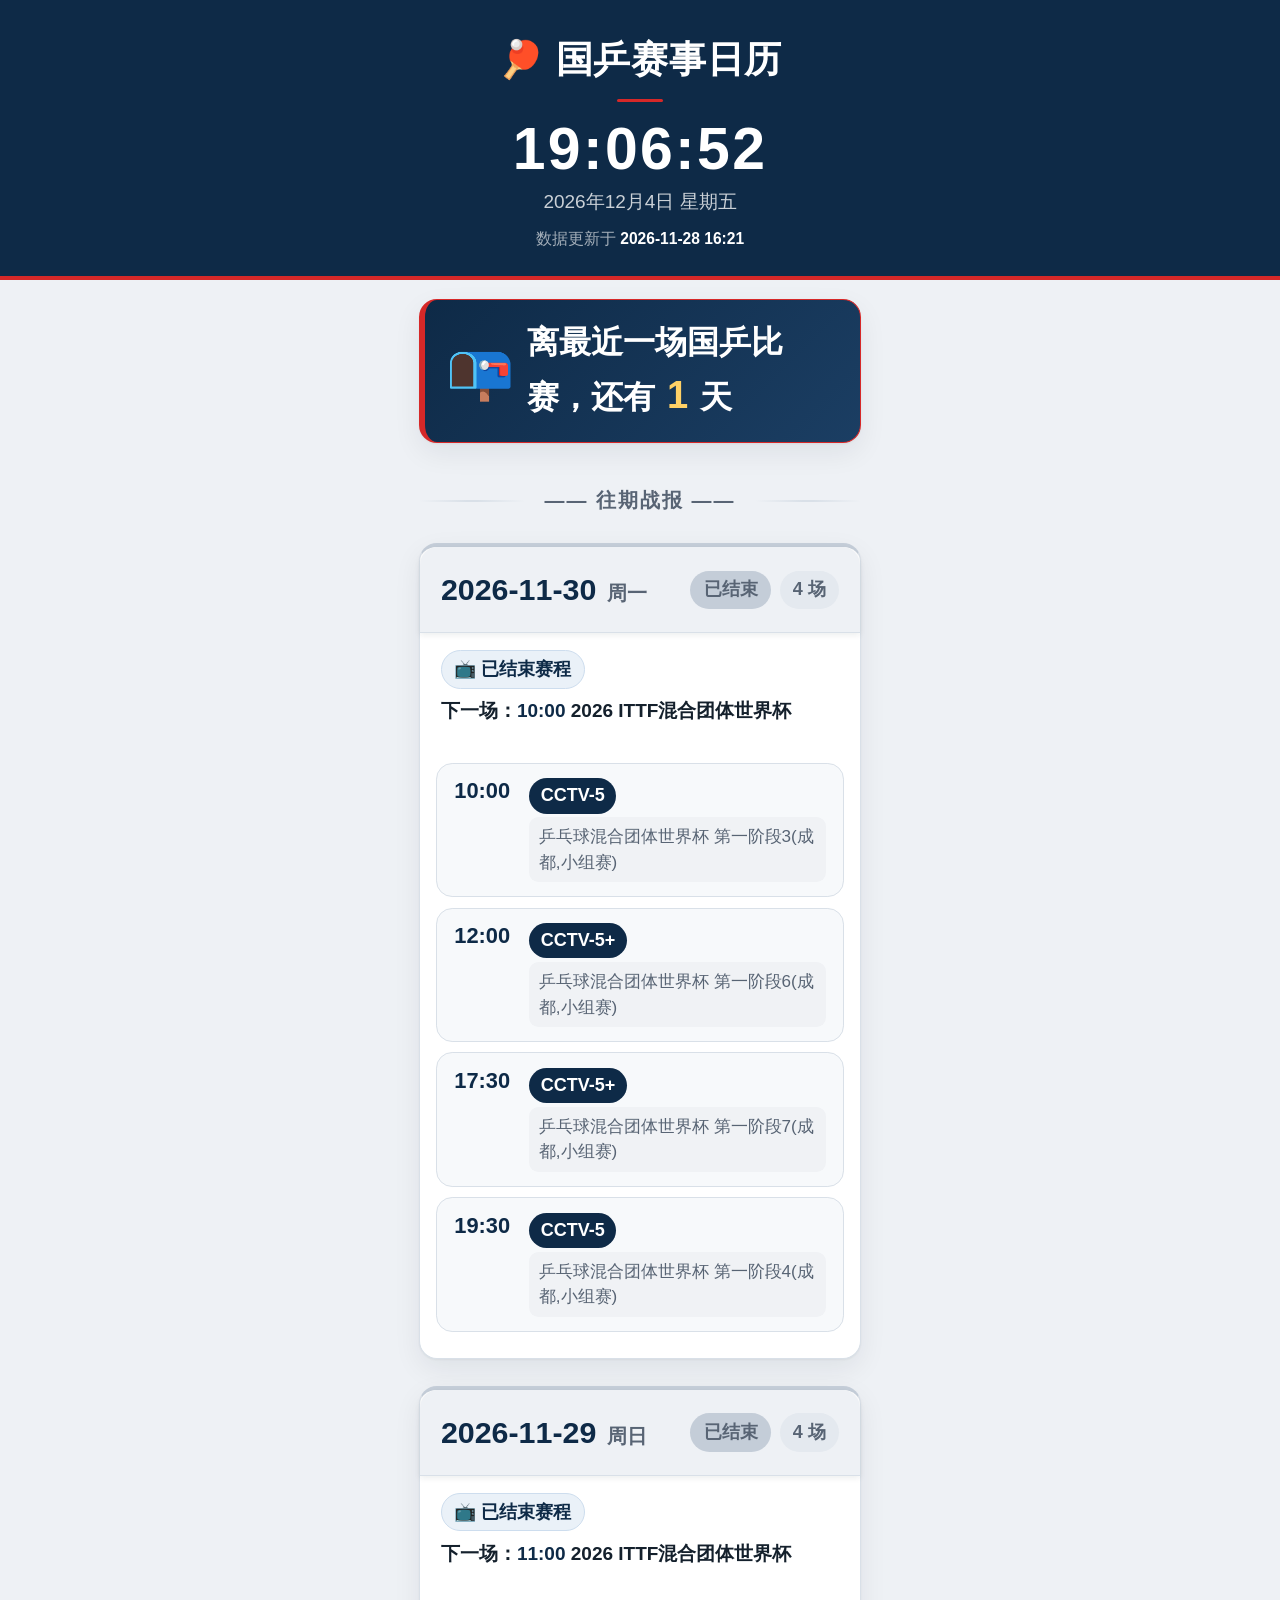
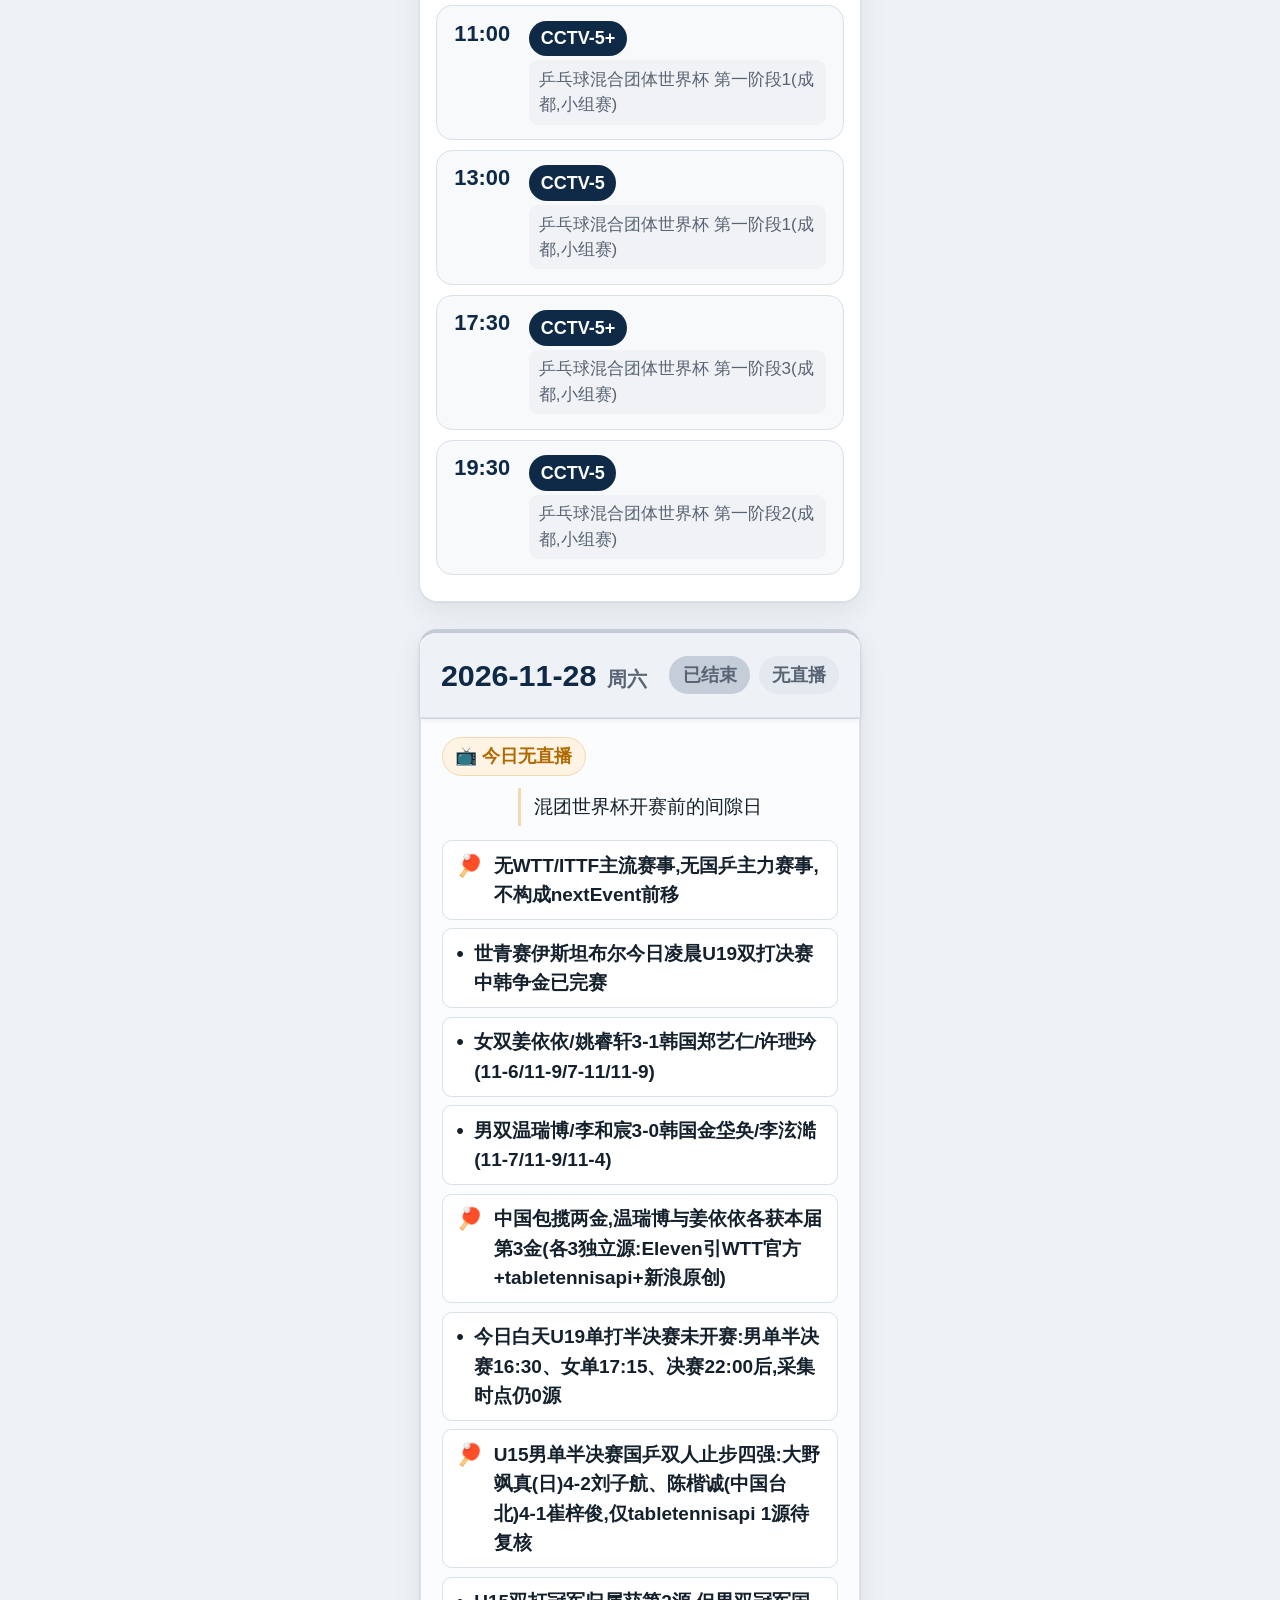
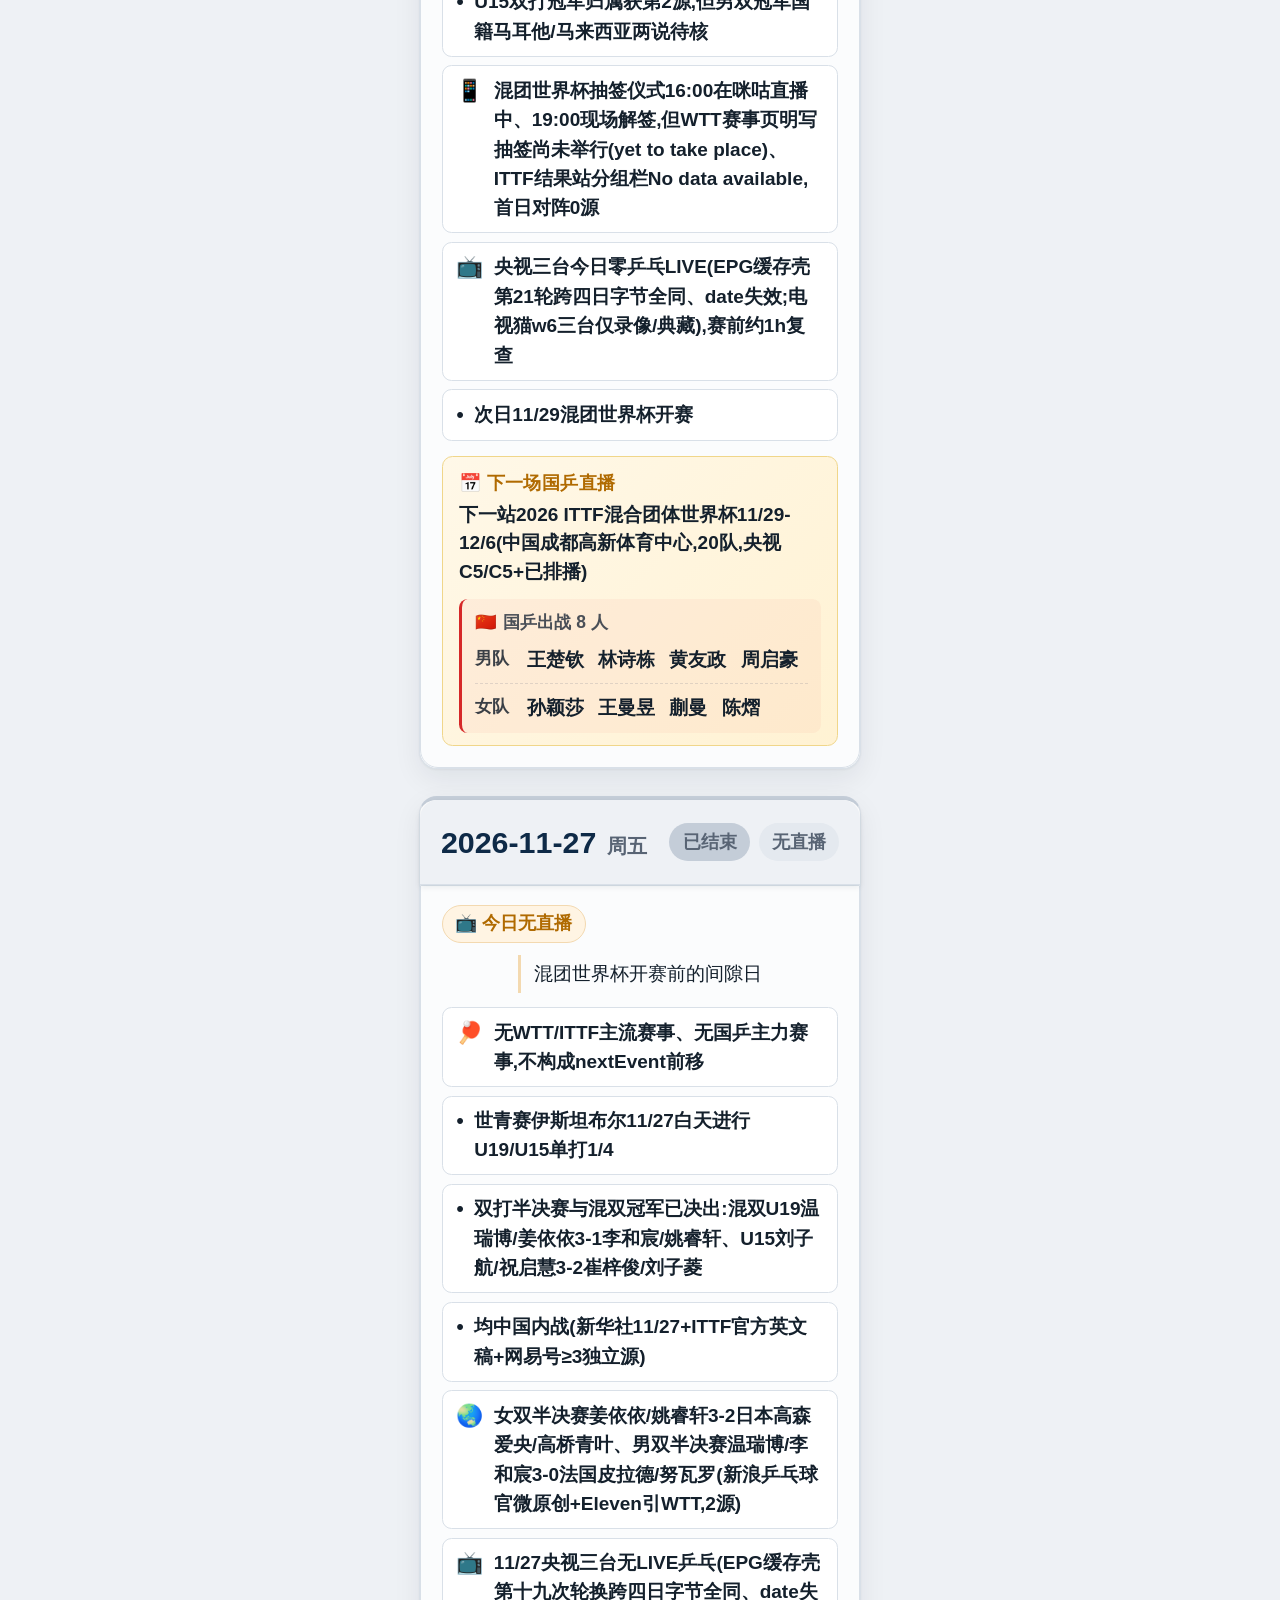
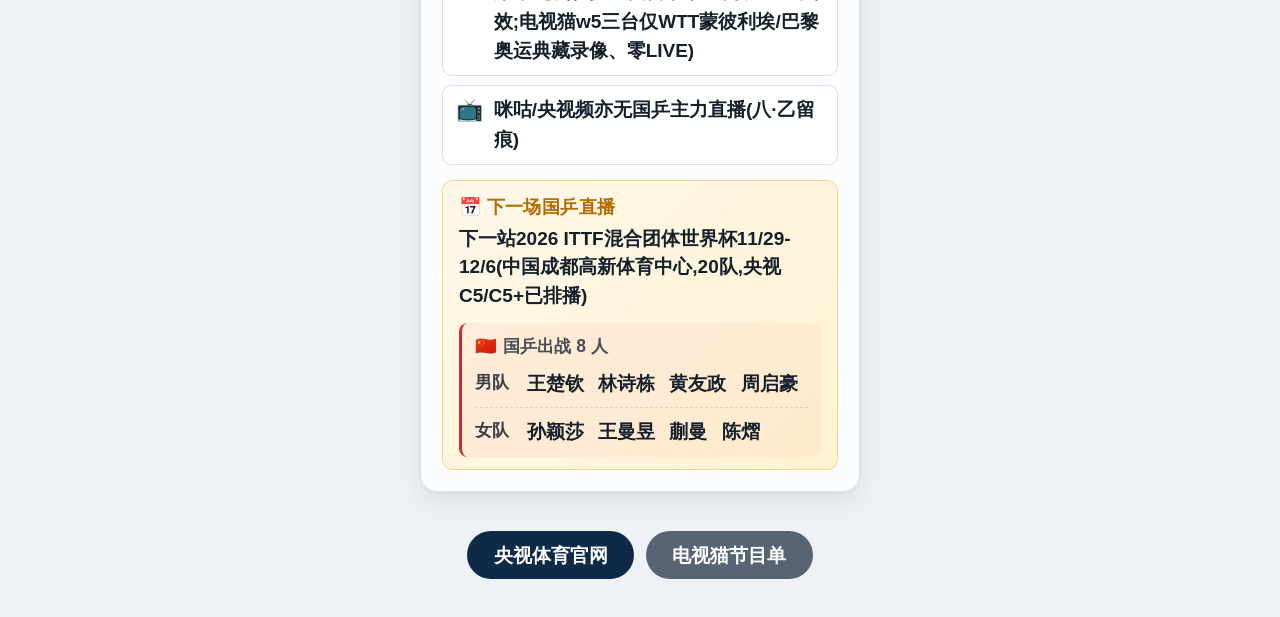
<file: index.html>
<!DOCTYPE html>
<html lang="zh-CN">
<head>
  <meta charset="UTF-8">
  <meta name="viewport" content="width=device-width, initial-scale=1.0, viewport-fit=cover">
  <title>国乒赛事日历 · 每日更新</title>
  <meta name="description" content="央视直播的国乒乒乓球比赛时间表,每日自动更新,大字大按钮,老年朋友也能看清。">
  <meta http-equiv="Cache-Control" content="no-cache, no-store, must-revalidate">
  <meta http-equiv="Pragma" content="no-cache">
  <meta http-equiv="Expires" content="0">
  <link rel="stylesheet" href="style.css">
</head>
<body>
  <header class="top">
    <div class="top__brand">🏓 国乒赛事日历</div>
    <div class="top__clock" id="clock">--:--:--</div>
    <div class="top__dated" id="clockDate">…</div>
    <div class="top__updated">数据更新于 <strong id="updatedAt">…</strong></div>
  </header>

  <div class="wrap">
    <!-- 静态骨架屏:仅在「无本地缓存且网络未回」时可见(app.js 下载前即首屏绘制)。
         对齐真实 .day/.match 尺寸防 CLS 跳动;缓存命中或网络返回后被真实内容整体替换。
         Q4/B-05 拍板:今日赛程排在存活面板之前 —— 首屏优先给「今天几点、哪个台」。 -->
    <div id="days">
      <div class="skeleton" aria-busy="true" aria-live="polite">
        <div class="skeleton__banner sk-bar"></div>
        <div class="skeleton__day">
          <div class="skeleton__head">
            <div class="sk-chip"></div>
            <div class="sk-chip sk-chip--sm"></div>
          </div>
          <div class="skeleton__match">
            <div class="sk-line sk-line--title"></div>
            <div class="sk-line"></div>
            <div class="sk-line sk-line--short"></div>
          </div>
          <div class="skeleton__match">
            <div class="sk-line sk-line--title"></div>
            <div class="sk-line"></div>
          </div>
        </div>
        <div class="skeleton__day">
          <div class="skeleton__head">
            <div class="sk-chip"></div>
          </div>
          <div class="skeleton__match">
            <div class="sk-line sk-line--title"></div>
            <div class="sk-line"></div>
            <div class="sk-line sk-line--short"></div>
          </div>
        </div>
        <div class="skeleton__loader" role="status" aria-label="正在加载">
          <div class="loader__spinner" aria-hidden="true"></div>
          <div class="loader__text">正在加载国乒赛程…</div>
        </div>
        <div class="skeleton__slow">加载较慢，请稍候… 若长时间无响应，可刷新页面重试。</div>
      </div>
    </div>
    <!-- 国乒参赛人员存活现状:Q4/B-05 拍板移出首屏,改放「今日赛程」之后。
         首屏优先给外婆看「今天几点、哪个台」;无赛事赛程时整体隐藏。 -->
    <div id="survival" class="survival" hidden></div>
    <footer>
      <div class="links">
        <a href="https://sports.cctv.com/" target="_blank" rel="noopener">央视体育官网</a>
        <a href="https://www.tvmao.com/" target="_blank" rel="noopener" class="secondary">电视猫节目单</a>
      </div>
    </footer>
  </div>

  <script src="app.js"></script>
</body>
</html>
</file>
<file: style.css>
/* ============ 国乒赛事日历 · 移动端重设计 ============ */
    /* 设计语言:体育转播编辑风 —— 深海蓝主色 + 中国红强调,高对比、大字号、零动效(适老化) */

    :root {
      --page:      #eef1f5;   /* 页面底色:冷调浅灰蓝 */
      --card:      #ffffff;   /* 卡片底色 */
      --ink:       #14202c;   /* 主文字:近黑,高对比 */
      --ink-2:     #586474;   /* 次级文字 */
      --navy:      #0e2a47;   /* 主色:深海蓝 */
      --navy-2:    #1b3e63;   /* 主色 hover/分层 */
      --red:       #d62828;   /* 强调:中国红(今日/高风险) */
      --red-soft:  #fdecec;
      --green:     #0a7a3a;   /* 已结束比分 */
      --green-soft:#e7f6ed;
      --amber:     #9a5a00;   /* 风险提示文字 */
      --amber-soft:#fdf3e2;
      --line:      #d9e0e8;   /* 分隔线/边框 */
      --radius:    18px;
      --shadow:    0 1px 2px rgba(14,32,43,.05), 0 10px 28px rgba(14,32,43,.07);

      --fs-title: clamp(1.5rem, 4.2vw, 1.95rem);
      --fs-clock: clamp(2.3rem, 9vw, 3.1rem);
      --fs-date:  clamp(1.3rem, 5vw, 1.6rem);
      --fs-time:  clamp(1.9rem, 7.5vw, 2.4rem);
      --fs-name:  clamp(1.35rem, 5.2vw, 1.7rem);
      --fs-info:  clamp(.85rem, 3vw, .98rem);
    }

    * { margin: 0; padding: 0; box-sizing: border-box; }

    html { font-size: 18px; -webkit-text-size-adjust: 100%; }
    @media (min-width: 600px) { html { font-size: 19px; } }

    body {
      font-family: -apple-system, BlinkMacSystemFont, "PingFang SC", "Microsoft YaHei", "Helvetica Neue", sans-serif;
      background: var(--page);
      color: var(--ink);
      line-height: 1.6;
      padding: 0 0 calc(env(safe-area-inset-bottom) + 2rem);
    }

    .wrap { max-width: 480px; margin: 0 auto; padding: 0 1rem; }

    /* ---------- 国乒参赛人员存活现状(替代原顶部筛选条;仅赛事进行中显示) ----------
       注意:所有类名一律加 surv-/survival 前缀,绝不复用 .player(比赛卡已占用) */
    .survival {
      margin: 1rem 0 0;
      padding: .95rem 1rem 1.05rem;
      background: var(--card);
      border: 1px solid var(--line);
      border-top: 4px solid var(--navy);
      border-radius: var(--radius);
      box-shadow: var(--shadow);
    }
    .survival[hidden] { display: none; }
    .survival__title {
      display: flex; align-items: center; gap: .4rem; flex-wrap: wrap;
      margin: 0 0 .75rem;
      font-size: 1.02rem; font-weight: 800; color: var(--navy);
    }
    .survival__icon { font-size: 1.2rem; line-height: 1; }
    .survival__name { min-width: 0; }
    .surv-squad { margin-bottom: .6rem; }
    .surv-squad:last-child { margin-bottom: 0; }
    .surv-squad__label {
      display: flex; align-items: center; gap: .35rem;
      margin: 0 0 .4rem;
      font-size: .85rem; font-weight: 700; color: var(--ink-2);
    }
    .surv-squad__label::before {
      content: ""; width: 6px; height: 6px; border-radius: 50%;
      background: var(--red);
    }
    .surv-squad--male .surv-squad__label::before { background: #3b82f6; }
    .surv-squad__row { display: flex; flex-wrap: wrap; gap: .5rem; }
    .surv-chip {
      display: inline-flex; align-items: center; gap: .25rem;
      padding: .4rem .8rem;
      border-radius: 2rem;
      font-size: 1.02rem; font-weight: 700;
      border: 2px solid var(--line); background: #fff; color: var(--ink);
      white-space: nowrap;
    }
    .surv-chip--out {
      background: #f3f5f7; border-color: #d5dbe3; color: var(--ink-2);
      text-decoration: line-through;
    }
    .surv-chip__x {
      display: inline-flex; align-items: center; justify-content: center;
      width: 18px; height: 18px; border-radius: 50%;
      background: var(--red-soft); color: var(--red);
      font-size: .7rem; line-height: 1; font-weight: 900;
      text-decoration: none;
    }

    /* ---------- 顶部品牌带(深海蓝) ---------- */
    .top {
      background: var(--navy);
      color: #fff;
      text-align: center;
      padding: 1.6rem 1rem 1.3rem;
      border-bottom: 4px solid var(--red);
    }
    .top__brand {
      font-size: var(--fs-title);
      font-weight: 800;
      letter-spacing: .02em;
    }
    .top__brand::after {
      content: "";
      display: block;
      width: 46px; height: 3px;
      background: var(--red);
      margin: .5rem auto 0;
      border-radius: 2px;
    }
    .top__clock {
      margin-top: .8rem;
      font-size: var(--fs-clock);
      font-weight: 800;
      font-variant-numeric: tabular-nums;
      letter-spacing: .04em;
      line-height: 1.1;
    }
    .top__dated { margin-top: .25rem; font-size: 1rem; color: rgba(255,255,255,.78); }
    .top__updated { margin-top: .5rem; font-size: .82rem; color: rgba(255,255,255,.62); }
    .top__updated strong { color: #fff; font-weight: 700; }

    /* ---------- 日期卡片 ---------- */
    /* 注意:不能设 overflow:hidden,否则内部 .day__head 的 sticky 会被截断失效 */
    .day {
      background: var(--card);
      border: 1px solid var(--line);
      border-radius: var(--radius);
      margin: 1.4rem 0;
      box-shadow: var(--shadow);
    }
    .day--today { border-top: 4px solid var(--red); }
    .day--past { border-top: 4px solid #c4cdd8; }
    .day--past .day__head { background: #eef1f5; }
    /* 卡片圆角兜底:首子(日期头)左上/右上、末子(待公布/比赛)左下/右下 */
    .day__head { border-radius: var(--radius) var(--radius) 0 0; }
    .day > :last-child { border-radius: 0 0 var(--radius) var(--radius); }

    .day__head {
      position: sticky; top: 0;
      z-index: 4;
      display: flex; flex-wrap: wrap;
      align-items: center;
      justify-content: space-between;
      gap: .6rem;
      padding: .95rem 1.1rem;
      background: #f4f7fa;
      border-bottom: 1px solid var(--line);
      box-shadow: 0 2px 6px rgba(14,32,43,.08);
    }
    .day__when { display: flex; flex-wrap: wrap; align-items: baseline; gap: .55rem; min-width: 0; }
    .day__date { font-size: var(--fs-date); font-weight: 800; color: var(--navy); }
    .day__week { font-size: 1.05rem; color: var(--ink-2); font-weight: 600; }

    .day__tags { display: flex; flex-wrap: wrap; align-items: center; gap: .45rem; flex-shrink: 0; }
    .tag {
      font-size: 18px; font-weight: 800;
      padding: .25rem .7rem; border-radius: 2rem; white-space: nowrap;
    }
    .tag--today { background: var(--red); color: #fff; }
    .tag--soon  { background: var(--navy); color: #fff; }
    .tag--muted { background: #e4e9ef; color: var(--ink-2); }
    .tag--past  { background: #c4cdd8; color: var(--ink-2); }

    /* 战报回顾分隔标题:细线 + 居中字,和上面今日内容明显分界 */
    .recap-sep {
      display: flex; align-items: center; gap: .8rem;
      margin: 2.2rem 0 .2rem;
      color: var(--ink-2);
      font-size: 1.05rem; font-weight: 800; letter-spacing: .1em;
    }
    .recap-sep::before, .recap-sep::after {
      content: ""; flex: 1; height: 2px; border-radius: 2px;
      background: linear-gradient(to right, transparent, var(--line) 45%, var(--line) 55%, transparent);
    }
    .recap-sep span { padding: 0 .25rem; white-space: nowrap; }

    /* ---------- 比赛卡片 ---------- */
    .match { padding: 1.05rem 1.1rem; border-bottom: 1px solid var(--line); }
    .match:last-child { border-bottom: none; }

    /* 当日「已完成」分隔:细线 + 居中「已结束」,与上方未开始比赛明显分界 */
    .match-sep {
      display: flex; align-items: center; gap: .6rem;
      margin: .4rem 0 .15rem;
      padding: 0 1.1rem;
      color: var(--ink-2);
      font-size: .95rem; font-weight: 800; letter-spacing: .12em;
    }
    .match-sep::before, .match-sep::after {
      content: ""; flex: 1; height: 1px; border-radius: 2px;
      background: var(--line);
    }
    .match-sep span { padding: 0 .5rem; white-space: nowrap; background: var(--card); }

    .match__event {
      display: block; width: fit-content; margin: 0 auto .8rem;
      max-width: 100%;
      font-size: 1rem; font-weight: 700; color: var(--navy);
      background: #eaf1f8; border: 1px solid #cdddee;
      padding: .3rem .9rem; border-radius: 2rem; text-align: center;
      word-break: break-word;
    }

    /* 赛制 / 后续赛程条目:由 stage 尾部括号拆出,置于标题 pill 下方(2026-09-13)。
       权重必须低于标题 pill —— 更小字号、更浅底色、无深色描边,一眼是「补充说明」而非第二个标题。
       上边距取负值吃掉标题 pill 的部分下边距,让「标题 + 说明」归成一组。 */
    .match__stage-detail {
      display: block; width: fit-content; max-width: 100%;
      margin: -.45rem auto .75rem;
      padding: .18rem .7rem;
      font-size: 18px; font-weight: 600; line-height: 1.45;
      color: #46586c;
      background: #f6f9fc; border: 1px solid #e3ecf4;
      border-radius: 1rem; text-align: center;
      word-break: break-word;
    }

    .match__bar {
      display: flex; flex-wrap: wrap; align-items: center; justify-content: center; gap: .5rem .7rem;
      margin-bottom: .7rem;
    }
    .match__time {
      font-size: var(--fs-time); font-weight: 800; color: var(--navy);
      font-variant-numeric: tabular-nums; line-height: 1;
    }
    .match__chan {
      font-size: 18px; font-weight: 700; color: #fff; background: var(--navy);
      padding: .28rem .8rem; border-radius: 2rem; white-space: nowrap;
    }

    .match__players {
      display: grid; grid-template-columns: 1fr auto 1fr;
      align-items: center; gap: .5rem;
    }
    .player { display: flex; flex-direction: column; align-items: center; text-align: center; min-width: 0; }
    .player__flag { font-size: 1.4rem; line-height: 1; }
    .player__name { font-size: var(--fs-name); font-weight: 800; color: var(--ink); margin-top: .15rem; }
    .player__meta { font-size: var(--fs-info); color: var(--ink-2); font-weight: 500; margin-top: .1rem; word-break: break-word; }
    .player__vs { font-size: 1.05rem; font-weight: 800; color: var(--red); }

    .match__result {
      margin-top: .85rem; padding: .55rem .6rem;
      font-size: 1rem; color: var(--ink);
      background: var(--green-soft); border: 1px solid #a9dcc0; border-radius: .6rem;
      text-align: center;
    }
    /* 比分表格:体育转播风,选手名 × 局分,总分列,赢家局分高亮 */
    .score-table-wrap { overflow-x: auto; -webkit-overflow-scrolling: touch; }
    .score-table {
      width: 100%; border-collapse: collapse; table-layout: fixed;
      font-size: 18px; line-height: 1.2;
    }
    .score-table th, .score-table td {
      padding: .35rem .25rem; text-align: center; vertical-align: middle;
      border: 1px solid rgba(10,122,58,.25);
    }
    .score-table thead th {
      background: var(--navy); color: #fff; font-weight: 800; font-size: 18px;
    }
    .score-table thead th:first-child { background: #1b3e63; }
    .score-table tbody td { background: #fff; color: var(--ink); font-weight: 700; }
    .score-table__player {
      text-align: left; padding-left: .5rem; font-weight: 800;
      white-space: nowrap; overflow: hidden; text-overflow: ellipsis;
    }
    .score-table__total {
      background: rgba(10,122,58,.08) !important; color: var(--green); font-weight: 800;
    }
    .score-table__score.is-winner { color: var(--green); font-weight: 800; background: rgba(10,122,58,.06); }
    /* 进行中:红色主题 + 顶部横幅,与已结束(绿)明显区分,适老化高对比 */
    .match__result--live { background: var(--red-soft); border-color: #e6b3b3; }
    .match__live {
      display: flex; flex-wrap: wrap; justify-content: center; align-items: center; gap: .5rem;
      margin-bottom: .55rem; padding: .45rem .7rem;
      background: var(--red); color: #fff;
      font-size: 1.05rem; font-weight: 800; line-height: 1.2; text-align: center;
      border-radius: .5rem;
    }
    .score-table--live th, .score-table--live td { border-color: rgba(214,40,40,.28); }
    .score-table--live .score-table__total {
      background: rgba(214,40,40,.10) !important; color: var(--red); font-weight: 800;
    }
    .score-table--live .score-table__score.is-winner {
      color: var(--red); font-weight: 800; background: rgba(214,40,40,.07);
    }
    /* 比赛总结(已结束)/ 看点(未开始/进行中):统一便签卡,区分配色,零动效适老化 */
    .match__note {
      margin-top: .7rem;
      border-radius: .7rem;
      overflow: hidden;
      border: 1px solid var(--line);
      background: #fff;
    }
    .note--summary { border-color: #bcd4e6; background: #eef5fb; }
    .note--watch   { border-color: #d9c7e8; background: #f5eefb; }
    .note__head {
      display: flex; align-items: center; gap: .45rem;
      padding: .5rem .8rem;
      font-size: .95rem; font-weight: 800;
      border-bottom: 1px solid rgba(14,32,43,.08);
    }
    .note--summary .note__head { background: rgba(14,42,71,.06); color: var(--navy); }
    .note--watch   .note__head { background: rgba(106,40,156,.06); color: #6a289c; }
    .note__body {
      padding: .65rem .85rem .75rem;
      font-size: 1rem; line-height: 1.62; color: var(--ink);
    }
    /* 风险提示:结构化卡片——标签式影响点 + 可视化时间轴 + 紧凑证据/数据,拒绝大段文字 */
    .match__risk {
      margin-top: .85rem;
      border-radius: .7rem;
      overflow: hidden;
      border: 1px solid var(--line);
      background: #fff;
    }
    .risk--high { border-color: #e6b3b3; background: var(--red-soft); }
    .risk--mid  { border-color: #f0d9ad; background: var(--amber-soft); }
    .risk--low  { border-color: #a9dcc0; background: var(--green-soft); }

    .risk__head {
      display: flex; flex-wrap: wrap; align-items: center; gap: .35rem .5rem;
      padding: .55rem .8rem;
      border-bottom: 1px solid rgba(14,32,43,.08);
    }
    .risk--high .risk__head { background: rgba(214,40,40,.08); }
    .risk--mid  .risk__head { background: rgba(154,90,0,.07); }
    .risk--low  .risk__head { background: rgba(10,122,58,.07); }

    .risk__badge {
      font-size: 18px; font-weight: 800; color: #fff;
      padding: .22rem .65rem; border-radius: 2rem; white-space: nowrap;
      line-height: 1.2;
    }
    .risk--high .risk__badge { background: var(--red); }
    .risk--mid  .risk__badge { background: var(--amber); }
    .risk--low  .risk__badge { background: var(--green); }

    .risk__type { font-size: 18px; font-weight: 700; color: var(--ink-2); }

    /* 影响点:短句标签流,一行一个结论 */
    .risk__impacts {
      display: flex; flex-direction: column; gap: .35rem;
      padding: .65rem .85rem .5rem;
    }
    .risk__impact {
      display: flex; align-items: flex-start; gap: .4rem;
      font-size: .98rem; line-height: 1.45; color: var(--ink);
      font-weight: 600;
    }
    .risk__impact::before {
      content: "•";
      flex-shrink: 0;
      color: var(--amber); font-weight: 800; font-size: 1.1rem; line-height: 1;
      margin-top: .05rem;
    }
    .risk--high .risk__impact::before { color: var(--red); }
    .risk--low  .risk__impact::before { color: var(--green); }

    /* 时间冲突可视化:横向时间轴,冲突段标红,直播段标绿 */
    .risk__timeline {
      display: flex; flex-wrap: wrap; align-items: center; gap: .35rem;
      padding: .45rem .85rem .55rem;
    }
    .risk__slot {
      flex: 1 1 auto; min-width: 4.2rem; max-width: 100%;
      padding: .35rem .5rem;
      background: #fff; border: 1px solid var(--line); border-radius: .55rem;
      font-size: .82rem; font-weight: 700; color: var(--ink); text-align: center;
      line-height: 1.25;
    }
    .risk__slot--block { background: #f0f2f5; color: var(--ink-2); border-color: #d9dee5; }
    .risk__slot--live { background: var(--green-soft); color: var(--green); border-color: #a9dcc0; }
    .risk__slot--cut { background: var(--red-soft); color: var(--red); border-color: #e6b3b3; }
    .risk__slot__time {
      display: block; font-size: .78rem; font-weight: 800; color: var(--navy);
      margin-bottom: .05rem;
    }

    /* 数据:紧凑小字 + 双栏数据卡 */
    .risk__stat {
      padding: .55rem .85rem .65rem;
      font-size: .92rem; line-height: 1.5;
      border-top: 1px dashed rgba(14,32,43,.12);
      color: var(--navy); font-weight: 600;
      background: rgba(14,42,71,.045);
    }
    .risk__stat-grid {
      display: grid; grid-template-columns: 1fr 1fr; gap: .5rem;
      margin-top: .35rem;
    }
    .risk__stat-card {
      background: #fff; border: 1px solid rgba(14,42,71,.12); border-radius: .55rem;
      padding: .45rem .5rem; text-align: center;
    }
    .risk__stat-card__label {
      font-size: .72rem; font-weight: 700; color: var(--ink-2);
      margin-bottom: .1rem;
    }
    .risk__stat-card__val {
      font-size: .95rem; font-weight: 800; color: var(--navy);
      line-height: 1.2;
    }

    /* ---------- 待公布:精简,直接说下一场时间,不堆解释 ---------- */
    .day__pending {
      display: flex; flex-wrap: wrap; align-items: center; gap: .4rem .7rem;
      padding: .9rem 1.1rem 1rem;
    }
    .pending__badge {
      display: inline-flex; align-items: center;
      font-size: 18px; font-weight: 800; color: var(--navy);
      background: #eaf1f8; border: 1px solid #cdddee;
      padding: .2rem .65rem; border-radius: 2rem;
    }
    .pending__next {
      font-size: 1rem; font-weight: 600; color: var(--ink);
      word-break: break-word;
    }
    .pending__next strong { color: var(--navy); font-weight: 800; }

    /* 空窗期/无直播天:结构化排版——摘要 + 乒乓节目 + 其他体育 + 下一场,外婆一目了然 */
    .day__pending--none {
      display: flex; flex-direction: column; gap: .65rem;
      padding: .95rem 1.1rem 1.1rem;
      background: #fbfcfd; border: 1px solid var(--line); border-radius: .85rem;
    }
    .day__pending--none .pending__badge {
      align-self: flex-start;
      color: #b06a00; background: #fff4e3; border-color: #f3d9b0;
    }
    .pending__lead {
      margin: 0;
      font-size: 1.02rem; line-height: 1.55; color: var(--ink);
      padding: .15rem 0 .25rem .65rem;
      border-left: 3px solid #f3d9b0;
    }
    .pending__points {
      list-style: none; margin: .1rem 0 0; padding: 0;
      display: flex; flex-direction: column; gap: .45rem;
    }
    .pending__point {
      display: flex; align-items: flex-start; gap: .55rem;
      background: #fff; border: 1px solid var(--line);
      border-radius: .5rem; padding: .5rem .7rem;
    }
    .pending__point-ic { flex: 0 0 auto; font-size: 1.15rem; line-height: 1.4; }
    .pending__point-tx {
      flex: 1 1 auto; min-width: 0;   /* 允许收缩换行,窄屏不溢出 */
      font-size: 1.0rem; line-height: 1.55; color: var(--ink); font-weight: 600;
      word-break: break-word;
    }
    .pending__section { display: flex; flex-direction: column; gap: .35rem; }
    .pending__section-head {
      font-size: 18px; font-weight: 800; color: var(--navy);
      letter-spacing: .02em;
    }
    .pending__section--other .pending__section-head { color: #888; }
    .pending__list {
      list-style: none; margin: 0; padding: 0;
      display: flex; flex-direction: column; gap: .35rem;
    }
    .pending__row {
      display: flex;
      align-items: center;
      gap: .7rem;
      background: #fff;
      border: 1px solid var(--line);
      border-radius: .5rem;
      padding: .55rem .75rem;
      font-size: 1rem; line-height: 1.4;
    }
    /* 左侧元信息列:时间 + 台标上下两行堆叠(窄屏也只占窄窄一列,把空间让给节目名)*/
    .pending__meta {
      flex: 0 0 auto;
      display: flex; flex-direction: column;
      align-items: flex-start; gap: .2rem;
    }
    .pending__time {
      font-family: ui-monospace, 'SF Mono', Menlo, Consolas, monospace;
      font-weight: 800; color: var(--navy);
      font-variant-numeric: tabular-nums;
      font-size: 1rem;
      white-space: nowrap;
      line-height: 1.2;
    }
    .pending__chan {
      font-weight: 700; color: var(--ink);
      background: #eaf1f8; padding: .1rem .45rem;
      border-radius: .3rem; text-align: center;
      font-size: 18px; white-space: nowrap;
      line-height: 1.3;
    }
    .pending__section--other .pending__chan {
      background: #f3f3f3; color: #666;
    }
    /* 节目名独占右侧:flex:1 + min-width:0 是 flex 项允许文本收缩换行的关键 */
    .pending__prog {
      flex: 1 1 auto; min-width: 0;
      color: var(--ink-2);
      word-break: break-word;
      overflow-wrap: anywhere;
    }
    .pending__next-event {
      display: flex; flex-direction: column; gap: .15rem;
      margin-top: .15rem; padding: .65rem .85rem;
      background: linear-gradient(135deg, #fff8e8 0%, #fff2d3 100%);
      border: 1px solid #f0d68a; border-radius: .55rem;
    }
    .pending__next-label {
      font-size: 18px; font-weight: 800; color: #b06a00;
      letter-spacing: .02em;
    }
    .pending__next-text {
      font-size: 1rem; font-weight: 600; color: var(--ink); line-height: 1.5;
      word-break: break-word;
    }
    /* 下一场国乒出战/缺席名单(适老化:大字号、高对比、wrap 换行) */
    .pending__roster {
      margin-top: .5rem; padding: .55rem .7rem;
      border-radius: .45rem;
    }
    .pending__roster--squad {
      background: rgba(214,40,40,.045);
      border-left: 3px solid var(--red);
    }
    .pending__roster--absent {
      background: rgba(120,120,135,.055);
      border-left: 3px solid #8a8f98;
    }
    .pending__roster-head {
      font-size: .92rem; font-weight: 800; color: #4a4f57;
      margin-bottom: .4rem; letter-spacing: .01em;
    }
    /* 男队/女队分行:行标签固定,名单 flex-wrap 换行 */
    .pending__roster-line {
      display: flex; align-items: flex-start; gap: .5rem;
      margin-top: .25rem;
    }
    .pending__roster-line + .pending__roster-line {
      margin-top: .45rem;
      padding-top: .45rem;
      border-top: 1px dashed rgba(120,120,135,.22);
    }
    .roster-line-label {
      flex: 0 0 auto;
      font-size: .92rem; font-weight: 800; color: #3a3f46;
      line-height: 1.6;
      min-width: 2.4em;
    }
    .pending__roster-line .pending__roster-list {
      flex: 1 1 auto; min-width: 0;
      display: flex; flex-wrap: wrap; gap: .3rem .75rem;
    }
    .pending__roster-list {
      list-style: none; margin: 0; padding: 0;
      display: flex; flex-wrap: wrap; gap: .3rem .75rem;
    }
    .pending__roster-item {
      display: inline-flex; align-items: baseline; gap: .3rem;
      font-size: .98rem; line-height: 1.6;
    }
    .pending__roster-item .roster-name {
      font-weight: 700; color: var(--ink);
    }
    .pending__roster-item .roster-rank {
      font-size: .82rem; font-weight: 700; color: var(--red);
      white-space: nowrap;
    }
    .pending__roster-item .roster-reason {
      font-size: .82rem; color: #6b7280; white-space: nowrap;
    }
    /* 解析失败时的回退样式,保留旧版观感 */
    .pending__fallback .pending__note {
      font-size: 18px; line-height: 1.65; color: var(--ink-2);
      word-break: break-word; white-space: normal;
    }

    .sched { padding: .35rem .85rem .85rem; }
    .sched__row {
      display: flex; flex-wrap: wrap; align-items: flex-start; gap: .75rem;
      margin: .55rem 0; padding: .75rem .9rem;
      background: #f7f9fb; border: 1px solid var(--line); border-radius: .85rem;
      min-width: 0;
    }
    .sched__time {
      flex: 0 0 auto;
      display: flex; flex-direction: column; align-items: flex-start;
      line-height: 1.15;
      min-width: 3.2rem; max-width: 42%;
      text-align: left;
      word-break: break-word;
    }
    .sched__time-start {
      font-size: 1.15rem; font-weight: 800; color: var(--navy);
      font-variant-numeric: tabular-nums;
    }
    .sched__time-end {
      font-size: .88rem; font-weight: 700; color: var(--ink-2);
      font-variant-numeric: tabular-nums;
    }
    .sched__main {
      flex: 1 1 10rem;
      min-width: 0;
    }
    .sched__chan {
      display: inline-block; font-size: 18px; font-weight: 700; color: #fff;
      background: var(--navy); padding: .18rem .6rem; border-radius: 2rem; margin-bottom: .2rem;
      white-space: normal; word-break: break-word;
    }
    .sched__text { font-size: 18px; color: var(--ink); line-height: 1.5; word-break: break-word; }
    /* 待公布窗口拆成「对决」卡片:阶段 + 双方 + 状态,干净可读 */
    .sched__list { display: flex; flex-direction: column; gap: .55rem; }
    .sched__duel {
      padding: .55rem .7rem;
      background: #fff;
      border: 1px solid var(--line);
      border-radius: .7rem;
      min-width: 0;
    }
    .sched__duel-stage {
      font-size: 18px; font-weight: 800; color: var(--navy);
      margin-bottom: .25rem; line-height: 1.2;
      word-break: break-word;
    }
    .sched__duel-players {
      font-size: 1rem; font-weight: 700; color: var(--ink); line-height: 1.45;
      word-break: break-word;
      min-width: 0;
    }
    .sched__vs {
      display: inline-block;
      margin: 0 .35rem;
      padding: .1rem .42rem;
      font-size: 18px; font-weight: 800; color: #fff;
      background: var(--red); border-radius: 2rem;
      vertical-align: middle; line-height: 1;
    }
    .sched__duel-status { margin-top: .35rem; }
    .sched__status {
      display: inline-block;
      font-size: .74rem; font-weight: 800;
      padding: .12rem .45rem; border-radius: 2rem;
      line-height: 1.2;
    }
    .sched__status.is-locked { background: var(--green-soft); color: var(--green); border: 1px solid #a9dcc0; }
    .sched__status.is-pending { background: #e4e9ef; color: var(--ink-2); border: 1px solid var(--line); }
    .sched__note {
      font-size: .9rem; color: var(--ink-2); line-height: 1.5;
      padding: .35rem .5rem;
      background: #f0f2f5; border-radius: .5rem;
    }
    .sched__empty {
      padding: 1rem 1.1rem 1.2rem;
      font-size: 1rem; color: var(--ink-2); text-align: center;
    }

    /* ---------- 空窗期:下一场 ---------- */
    .day--next { border-top: 4px solid var(--navy); margin-top: .4rem; }
    .day__next-title {
      padding: .95rem 1.1rem .35rem;
      font-size: 1.06rem; font-weight: 800; color: var(--navy);
      text-align: center; letter-spacing: .02em;
    }
    .day__next {
      padding: .2rem 1.1rem 1.25rem; text-align: center; line-height: 1.6;
      font-size: 1.02rem; font-weight: 600; color: var(--ink);
    }
    .day__next strong { color: var(--navy); }
    /* ---------- 顶部空窗期横幅(3 日内无比赛时显示) ---------- */
    .gap-banner {
      display: flex; align-items: center; gap: .65rem;
      /* 铁律(2026-10-22 子上反馈):上方 margin 必须非 0 —— 外层 .wrap 垂直 padding 为 0,
         原 margin:0 0 1rem 会让横幅紧贴页头分隔线;上下各留 1rem 与日期卡间距一致。 */
      margin: 1rem 0;
      padding: .95rem 1.1rem;
      background: linear-gradient(135deg, var(--navy) 0%, var(--navy-2) 100%);
      border: 1px solid var(--red);
      border-left: 6px solid var(--red);
      border-radius: var(--radius);
      color: #fff;
      font-size: var(--fs-name);
      font-weight: 700; line-height: 1.5;
      box-shadow: var(--shadow);
    }
    .gap-banner__icon { font-size: 1.7em; line-height: 1; flex: 0 0 auto; }
    .gap-banner__text { word-break: break-word; }
    .gap-banner__text strong {
      color: #ffd166;
      font-size: 1.18em; margin: 0 .15rem;
      font-variant-numeric: tabular-nums;
    }
    /* 下一站:长文本结构化分块(适老化:大字号、左对齐、分节标题) */
    .day__next--structured {
      padding: .5rem 1.1rem 1.35rem; text-align: left;
      display: flex; flex-direction: column; gap: .85rem;
    }
    .next__block { display: flex; flex-direction: column; gap: .3rem; }
    .next__head {
      font-size: 1.02rem; font-weight: 800; color: var(--navy);
      display: flex; align-items: center; gap: .4rem;
      padding-bottom: .25rem; border-bottom: 2px solid rgba(14,42,71,.12);
    }
    .next__body {
      font-size: 1.0rem; line-height: 1.68; color: var(--ink);
      font-weight: 600; word-break: break-word;
    }
    .next__block--hero .next__body {
      background: rgba(14,42,71,.05); border-left: 4px solid var(--navy);
      border-radius: .5rem; padding: .7rem .9rem;
    }
    .next__block--sources .next__body {
      font-size: .92rem; color: var(--ink-2); background: rgba(14,42,71,.04);
      border-radius: .5rem; padding: .55rem .8rem;
    }
    .next__timeline { margin: .1rem 0 0; padding-left: 1.25rem; display: flex; flex-direction: column; gap: .4rem; }
    .next__timeline li { font-size: 1.0rem; line-height: 1.6; color: var(--ink); font-weight: 600; }

    /* schedule / tv 段:无 → 时按 ；(括号外)拆成的多行列表,替掉「整段 695 字一个段落」的大坨 */
    .next__lines { list-style: none; margin: .1rem 0 0; padding: 0; display: flex; flex-direction: column; gap: .45rem; }
    .next__lines li {
      position: relative; padding-left: .95rem;
      font-size: 1.0rem; line-height: 1.62; color: var(--ink); font-weight: 600;
      word-break: break-word;
    }
    .next__lines li::before {
      content: '·'; position: absolute; left: .2rem; top: 0;
      font-weight: 800; color: var(--navy);
    }


    /* ---------- 页脚 ---------- */
    footer { margin-top: 2rem; text-align: center; }
    .links { display: flex; flex-wrap: wrap; justify-content: center; gap: .6rem; }
    .links a {
      padding: .7rem 1.4rem; font-size: 1rem; font-weight: 700;
      color: #fff; background: var(--navy); text-decoration: none;
      border-radius: 2rem; min-height: 48px; line-height: 1;
      display: inline-flex; align-items: center;
    }
    .links a:active { opacity: .88; }
    .links a.secondary { background: var(--ink-2); }

    /* 加载失败 */
    .error {
      margin: 1.4rem 0; padding: 1.2rem 1rem;
      background: var(--red-soft); color: var(--red);
      border: 2px solid #e6b3b3; border-radius: var(--radius);
      font-size: 1.05rem; text-align: center;
    }

    /* ---------- 直播中标识(适老化:静态高亮,无闪烁动效) ---------- */
    /* 比赛卡:红色左边框 + 淡红底,一眼区别于未开始/已结束 */
    .match--live {
      border-left: 6px solid var(--red);
      background: linear-gradient(to right, rgba(214,40,40,.06), #fff 40%);
    }
    /* 直播中胶囊徽章:放在时间行/时段行,红底白字 + 小白点 */
    .live-badge {
      display: inline-flex; align-items: center; gap: .35rem;
      font-size: 18px; font-weight: 800; color: #fff;
      background: var(--red); padding: .2rem .65rem; border-radius: 2rem;
      white-space: nowrap; line-height: 1.3;
    }
    .live-badge::before {
      content: ""; width: .5rem; height: .5rem; border-radius: 50%;
      background: #fff; flex-shrink: 0;
    }
    /* 转播时段卡:直播中高亮 */
    .sched__row--live {
      border-color: var(--red);
      background: rgba(214,40,40,.05);
    }

    /* ---------- 视频平台直播(咪咕/央视频)兜底块 ---------- */
    /* 仅当天无央视电视直播时显示;紫色强调「非电视」,与央视蓝明显区分(注意配色不与现有 navy/red 撞);
       适老化:大字号、高对比、零动效、窄屏沿用时间竖排铁律(复用 .match__players 网格) */
    .day__video {
      display: flex; flex-direction: column; gap: .6rem;
      margin: .9rem 1.1rem 1rem;
      padding: .9rem 1rem 1rem;
      background: #fbf7fe;                       /* 淡紫底,呼应「非电视」语义 */
      border: 1px solid #d9c7e8;
      border-left: 4px solid #6a289c;            /* 紫色左边框,一眼区别于央视蓝卡 */
      border-radius: .85rem;
    }
    .day__video-head { display: flex; align-items: center; gap: .5rem; }
    .day__video-title {
      font-size: 1.18rem; font-weight: 800; color: #6a289c;
      letter-spacing: .01em;
    }
    /* 「电视上看不到」提示:琥珀橙底,比色块更抓眼,提醒外婆别去电视找 */
    .day__video-warn {
      margin: 0; padding: .5rem .7rem;
      font-size: .98rem; font-weight: 700; line-height: 1.5; color: #9a5a00;
      background: #fdf3e2; border: 1px solid #f0d68a; border-radius: .55rem;
    }
    .vmatch {
      padding: 1rem .7rem .55rem;
      background: #fff;
      border: 1px solid #e3d4f0;
      border-radius: .7rem;
    }
    .vmatch--live {
      border-left: 6px solid var(--red);
      background: linear-gradient(to right, rgba(214,40,40,.06), #fff 40%);
    }
    .vmatch__event {
      display: block; width: fit-content; margin: 0 auto .7rem;
      max-width: 100%;
      font-size: 18px; font-weight: 700; color: #6a289c;
      background: #f0e7f8; border: 1px solid #d9c7e8;
      padding: .28rem .85rem; border-radius: 2rem; text-align: center;
      word-break: break-word;
    }
    /* 赛制 / 后续赛程条目(视频平台块,紫色系;层次规则同 .match__stage-detail) */
    .vmatch__stage-detail {
      display: block; width: fit-content; max-width: 100%;
      margin: -.35rem auto .65rem;
      padding: .16rem .68rem;
      font-size: 18px; font-weight: 600; line-height: 1.45;
      color: #55426e;
      background: #faf7fd; border: 1px solid #e9def4;
      border-radius: 1rem; text-align: center;
      word-break: break-word;
    }
    .vmatch__bar {
      display: flex; flex-wrap: wrap; align-items: center; justify-content: center; gap: .5rem .7rem;
      margin-bottom: .6rem;
    }
    .vmatch__time {
      font-size: var(--fs-time); font-weight: 800; color: #6a289c;
      font-variant-numeric: tabular-nums; line-height: 1;
    }
    /* 平台 chip 用紫色,和央视蓝 chip 区分:外婆一看颜色就知道这是「手机上看的」 */
    .vmatch__chan {
      font-size: 18px; font-weight: 700; color: #fff; background: #6a289c;
      padding: .26rem .75rem; border-radius: 2rem; white-space: nowrap;
    }
    .vmatch__note {
      margin-top: .6rem; padding: .5rem .65rem;
      font-size: .92rem; color: var(--ink-2); line-height: 1.5;
      background: #f7f2fc; border: 1px dashed #d9c7e8; border-radius: .55rem;
      word-break: break-word;
    }

    /* ============ 骨架屏 / 加载态 ============ */
    /* 骨架仅在「无本地缓存且网络未回」时可见;对齐真实卡片尺寸防 CLS 跳动 */
    .skeleton { padding: 1rem 0 2rem; }
    .sk-bar, .sk-chip, .sk-line {
      background: linear-gradient(100deg, #e9edf2 30%, #f4f7fa 50%, #e9edf2 70%);
      background-size: 200% 100%;
      animation: sk-shimmer 1.4s ease-in-out infinite;
      border-radius: 10px;
    }
    @keyframes sk-shimmer {
      0%   { background-position: 200% 0; }
      100% { background-position: -200% 0; }
    }
    .skeleton__banner { height: 3rem; border-radius: var(--radius); margin-bottom: 1.1rem; }

    .skeleton__day {
      background: var(--card);
      border: 1px solid var(--line);
      border-radius: var(--radius);
      box-shadow: var(--shadow);
      padding: 1.1rem 1rem 1.2rem;
      margin-bottom: 1.1rem;
    }
    .skeleton__head { display: flex; gap: .6rem; align-items: center; margin-bottom: 1rem; }
    .sk-chip { width: 5rem; height: 1.5rem; border-radius: 2rem; }
    .sk-chip--sm { width: 3.2rem; height: 1.2rem; }
    .skeleton__match { padding: .5rem 0; border-top: 1px solid var(--line); }
    .skeleton__match:first-of-type { border-top: none; }
    .sk-line { height: 1.1rem; margin: .55rem 0; }
    .sk-line--title { height: 1.6rem; width: 70%; }
    .sk-line--short { width: 45%; }

    /* 中央大转圈 + 大字文案(适老化:清晰、不花哨) */
    .skeleton__loader {
      display: flex; flex-direction: column; align-items: center; justify-content: center;
      gap: 1rem; padding: 2.2rem 1rem 1rem;
    }
    .loader__spinner {
      width: 56px; height: 56px;
      border: 6px solid #dbe3ec;
      border-top-color: var(--navy);
      border-radius: 50%;
      animation: sk-spin .9s linear infinite;
    }
    @keyframes sk-spin { to { transform: rotate(360deg); } }
    .loader__text {
      font-size: 1.3rem; font-weight: 800; color: var(--navy);
      text-align: center; letter-spacing: .02em;
    }

    /* 加载较慢提示:默认隐藏,10s 仍显示骨架时由 #days.is-slow 触发 */
    .skeleton__slow {
      display: none;
      margin: 1.4rem auto 0; max-width: 22rem;
      padding: .8rem 1rem; text-align: center;
      font-size: 1rem; color: var(--amber); background: var(--amber-soft);
      border: 1px solid #f0d9b0; border-radius: 1rem;
    }
    #days.is-slow .skeleton__slow { display: block; }

    /* 下方区块轻量占位条(渐进式:首屏先出,下方滚动临近才挂真实 DOM) */
    .lazy-placeholder {
      height: 4.5rem; margin: 1.1rem 0;
      border: 2px dashed var(--line); border-radius: var(--radius);
      background: repeating-linear-gradient(45deg, #f3f6f9, #f3f6f9 12px, #eef2f6 12px, #eef2f6 24px);
      display: flex; align-items: center; justify-content: center;
      color: var(--ink-2); font-size: .95rem;
    }
    .lazy-placeholder::after { content: "更多赛程，下滑加载…"; }

    /* 降低动态效果偏好:关闭 shimmer/旋转,改用静态浅灰,避免不适 */
    @media (prefers-reduced-motion: reduce) {
      .sk-bar, .sk-chip, .sk-line { animation: none; background: #e9edf2; }
      .loader__spinner { animation: none; }
    }

    /* ============================================================
       2026-08-28 层次铁律补全:note 拆 chip + 卡片化
       适老化:大字号、零动效、避免大段文字直接渲染
       ============================================================ */

    /* ---- 视频块 .vmatch note 拆芯片 (vchip) + 卡片 ---- */
    .vmatch__chips {
      display: flex; flex-wrap: wrap; gap: .35rem .45rem;
      margin: .55rem 0 .25rem;
    }
    .vchip {
      display: inline-flex; align-items: center; gap: .25rem;
      padding: .3rem .75rem; border-radius: 1.2rem;
      font-size: .92rem; font-weight: 700; line-height: 1.35;
      word-break: break-word;
    }
    .vchip--red { background: var(--red-soft); color: var(--red); border: 1px solid #f5c2c2; }
    .vchip--amber { background: var(--amber-soft); color: var(--amber); border: 1px solid #f0d68a; }
    .vchip--gray { background: rgba(14,42,71,.05); color: var(--ink); border: 1px solid rgba(14,42,71,.1); }
    .vchip--purple { background: #f0e7f8; color: #6a289c; border: 1px solid #d9c7e8; }

    .vmatch__lead {
      font-size: .95rem; line-height: 1.55; color: var(--ink);
      padding: .35rem .05rem .25rem; font-weight: 600;
      border-top: 1px solid rgba(106,40,156,.18);
    }
    .vmatch__hint {
      font-size: .92rem; line-height: 1.55; color: #6a289c; font-weight: 700;
      padding: .25rem 0; display: flex; align-items: center; gap: .35rem;
    }
    .vmatch__hint::before { content: ""; display: inline-block; width: .42rem; height: .42rem; border-radius: 50%; background: #6a289c; }
    .vmatch__follow {
      display: flex; flex-wrap: wrap; align-items: center; gap: .3rem .5rem;
      margin-top: .5rem; padding: .5rem .65rem;
      background: var(--amber-soft); border: 1px solid #f0d68a; border-radius: .55rem;
      font-size: .92rem; font-weight: 600; color: var(--amber);
    }
    .vmatch__follow-text { color: var(--ink); font-weight: 600; }

    /* ---- 下一站 chip 化卡根容器 ---- */
    .day__next--chip {
      padding: .6rem 1.1rem 1.4rem;
    }
    .day__next--chip .next__head {
      font-size: 1.0rem; font-weight: 800; color: var(--navy);
      padding-bottom: .35rem; margin-bottom: .55rem;
      border-bottom: 2px solid rgba(14,42,71,.12);
    }
    .day__next--chip .next__block {
      padding: .35rem 0;
    }

    /* 出战名单:男女双列卡(适老化大字号 + 一目了然) */
    .squad-grid {
      display: grid; grid-template-columns: 1fr 1fr; gap: .55rem;
    }
    @media (max-width: 480px) {
      .squad-grid { grid-template-columns: 1fr; }
    }
    .squad-card {
      border-radius: .7rem; padding: .55rem .7rem .65rem;
      display: flex; flex-direction: column; gap: .3rem;
    }
    .squad-card--male { background: rgba(14,42,71,.07); border: 1px solid rgba(14,42,71,.18); }
    .squad-card--female { background: #f0e7f8; border: 1px solid #d9c7e8; }
    .squad-card--neutral { background: rgba(14,42,71,.05); border: 1px solid var(--line); }
    .squad-card__h {
      font-size: .98rem; font-weight: 800;
    }
    .squad-card--male .squad-card__h { color: var(--navy); }
    .squad-card--female .squad-card__h { color: #6a289c; }
    .squad-card__list {
      display: flex; flex-direction: column; gap: .3rem;
    }
    .squad-name {
      font-size: 1.02rem; font-weight: 700; color: var(--ink);
      display: flex; align-items: center; flex-wrap: wrap; gap: .3rem .45rem;
      line-height: 1.4;
    }
    .squad-rank {
      font-size: .82rem; font-weight: 700; color: var(--ink-2);
      background: rgba(14,42,71,.07); padding: .12rem .5rem; border-radius: .6rem;
    }
    .squad-card--female .squad-rank { background: rgba(106,40,156,.12); color: #6a289c; }
    .squad-card--male .squad-rank { background: rgba(14,42,71,.1); }

    /* 缺席:一条张小卡 */
    .absent-list {
      display: flex; flex-direction: column; gap: .35rem;
    }
    .absent-card {
      display: flex; align-items: center; justify-content: space-between; gap: .5rem;
      background: var(--red-soft); border: 1px solid #f5c2c2;
      border-radius: .55rem; padding: .45rem .65rem;
      flex-wrap: wrap;
    }
    .absent-card__name { font-size: 1.0rem; font-weight: 700; color: var(--red); }
    .absent-card__reason {
      font-size: .88rem; font-weight: 600; color: var(--ink-2);
      background: rgba(214,40,40,.08); padding: .15rem .55rem; border-radius: .6rem;
    }

    /* 头号种子:单条 callout,琥珀底强调。
       2026-08-29 子上反馈「头号种子又看不到了」→ 字号整体放大(1.05→1.18,strong 1.15→1.5)、
       左侧色条加粗(6px→8px)、内边距加大,确保老人一眼扫到。 */
    .next__callout {
      background: var(--amber-soft); border: 1px solid #f0d68a; border-left: 8px solid var(--amber);
      border-radius: .6rem; padding: .8rem 1rem;
      font-size: 1.18rem; font-weight: 600; color: var(--ink); line-height: 1.5;
    }
    .next__callout strong { font-weight: 800; color: var(--amber); font-size: 1.5rem; }
    /* 没抽到真实姓名时显示「待官方公布」:弱化为次级灰,不加粗误导 */
    .next__callout strong.next__callout--tbd { color: var(--ink-2); font-size: 1.15rem; font-weight: 700; }
    .next__callout-meta { font-size: 1rem; color: var(--ink-2); font-weight: 600; margin-left: .2rem; }

    /* ============================================================
       录像/典藏节目回顾拆层 (prog__*)  —— 2026-08-29 适老化层次化
       铁律:赛事名最大最重、比分等宽对齐、决胜/故事句用色块区分层级,
       杜绝 200+ 字糊成一坨。零动效、高对比、大字号。
       ============================================================ */
    .prog__text {
      font-size: .98rem; font-weight: 600; color: var(--ink-2); line-height: 1.5;
      word-break: break-word;
    }
    .prog__headline {
      font-size: 1.08rem; font-weight: 800; color: var(--navy);
      line-height: 1.45; word-break: break-word;
    }
    /* 关键结果:中国红左边条,一眼看到「谁输谁赢」 */
    .prog__result {
      font-size: 18px; font-weight: 700; color: var(--red);
      line-height: 1.5; margin-top: .25rem;
      padding: .2rem .55rem; border-left: 3px solid var(--red);
      word-break: break-word;
    }
    .prog__boards {
      list-style: none; margin-top: .4rem;
      display: flex; flex-direction: column; gap: .25rem;
    }
    /* 逐盘一行:盘次 chip + 选手比分(可伸缩) + 局分(等宽) */
    .prog__board {
      display: flex; flex-wrap: wrap; align-items: baseline; gap: .15rem .5rem;
      padding: .28rem .55rem;
      background: rgba(14,42,71,.045); border-radius: .4rem;
    }
    .prog__board-order {
      flex: 0 0 auto;
      font-size: .85rem; font-weight: 800; color: var(--navy);
      background: rgba(14,42,71,.09); padding: .1rem .45rem; border-radius: .35rem;
      line-height: 1.45;
    }
    .prog__board-players {
      flex: 1 1 auto; min-width: 0;
      font-size: 18px; font-weight: 700; color: var(--ink); line-height: 1.45;
      word-break: break-word;
    }
    .prog__board-sets {
      flex: 0 0 auto;
      font-family: ui-monospace, 'SF Mono', Menlo, Consolas, monospace;
      font-size: .82rem; font-weight: 600; color: var(--ink-2); line-height: 1.45;
    }
    /* 决胜盘:红淡底强调(这是比赛结果) */
    .prog__decider {
      font-size: .96rem; font-weight: 700; color: var(--ink);
      margin-top: .35rem; padding: .32rem .6rem;
      background: rgba(214,40,40,.06); border-left: 3px solid var(--red);
      border-radius: .35rem; line-height: 1.5; word-break: break-word;
    }
    /* 故事句(如「户上隼辅职业生涯第一次赢樊振东」):琥珀底,全卡最抓眼的一句 */
    .prog__highlight {
      font-size: .96rem; font-weight: 700; color: #8a4b00;
      margin-top: .35rem; padding: .38rem .65rem;
      background: var(--amber-soft); border: 1px solid #f0d68a;
      border-radius: .45rem; line-height: 1.55; word-break: break-word;
    }

    /* ============================================================
       下一站「赛事信息」拆 key-value (emeta__*)  —— 2026-08-29
       赛事名独立大标题 + 📍📅💰🎯 四行 facts + 逐条 points,
       替代原来「一行糊 250 字」的 next__body。
       ============================================================ */
    .emeta__title {
      font-size: 1.18rem; font-weight: 800; color: var(--navy);
      line-height: 1.4; margin-bottom: .45rem; word-break: break-word;
    }
    .emeta__facts { list-style: none; display: flex; flex-direction: column; gap: .28rem; }
    .emeta__fact {
      display: flex; align-items: flex-start; gap: .5rem;
      font-size: 1.0rem; font-weight: 600; color: var(--ink); line-height: 1.5;
    }
    .emeta__icon { flex: 0 0 auto; font-size: 1.06rem; line-height: 1.5; }
    .emeta__val { flex: 1 1 auto; min-width: 0; word-break: break-word; }
    .emeta__points {
      list-style: none; margin-top: .55rem; padding-top: .5rem;
      border-top: 1px dashed rgba(14,42,71,.18);
      display: flex; flex-direction: column; gap: .32rem;
    }
    .emeta__point {
      position: relative; padding-left: .9rem;
      font-size: .98rem; font-weight: 600; color: var(--ink-2); line-height: 1.55;
      word-break: break-word;
    }
    .emeta__point::before {
      content: '·'; position: absolute; left: .3rem; top: 0;
      font-weight: 800; color: var(--ink-2);
    }
    /* 对手动态(日本队/韩国队…):红边红底升权,与「赛制补充」灰点明显区分 */
    .emeta__point--team {
      color: var(--ink); font-weight: 700;
      background: var(--red-soft); border-left: 3px solid var(--red);
      border-radius: .4rem; padding: .32rem .6rem .32rem .7rem;
    }
    .emeta__point--team::before { content: ''; }

    /* 排行榜要点(「label: 甲 分 / 乙 分」)拆成的 2 列子列表,替掉一条 126 字巨行 */
    .emeta__point--rank { padding-left: 0; }
    .emeta__point--rank::before { content: ''; }
    .emeta__rank-label { display: block; font-weight: 800; color: var(--navy); margin-bottom: .3rem; }
    .emeta__rank { list-style: none; margin: 0; padding: 0; display: grid; grid-template-columns: 1fr 1fr; gap: .22rem .8rem; }
    .emeta__rank-item {
      font-size: 18px; font-weight: 600; color: var(--ink);
      background: rgba(14,42,71,.045); border-radius: .35rem;
      padding: .22rem .5rem; word-break: break-word;
    }
    @media (max-width: 480px) { .emeta__rank { grid-template-columns: 1fr; } }

    /* ---- 临时样式兜底 (避免新元素无样式) ---- */
    .day__next--chip .next__block { border-top: none; }
</file>
